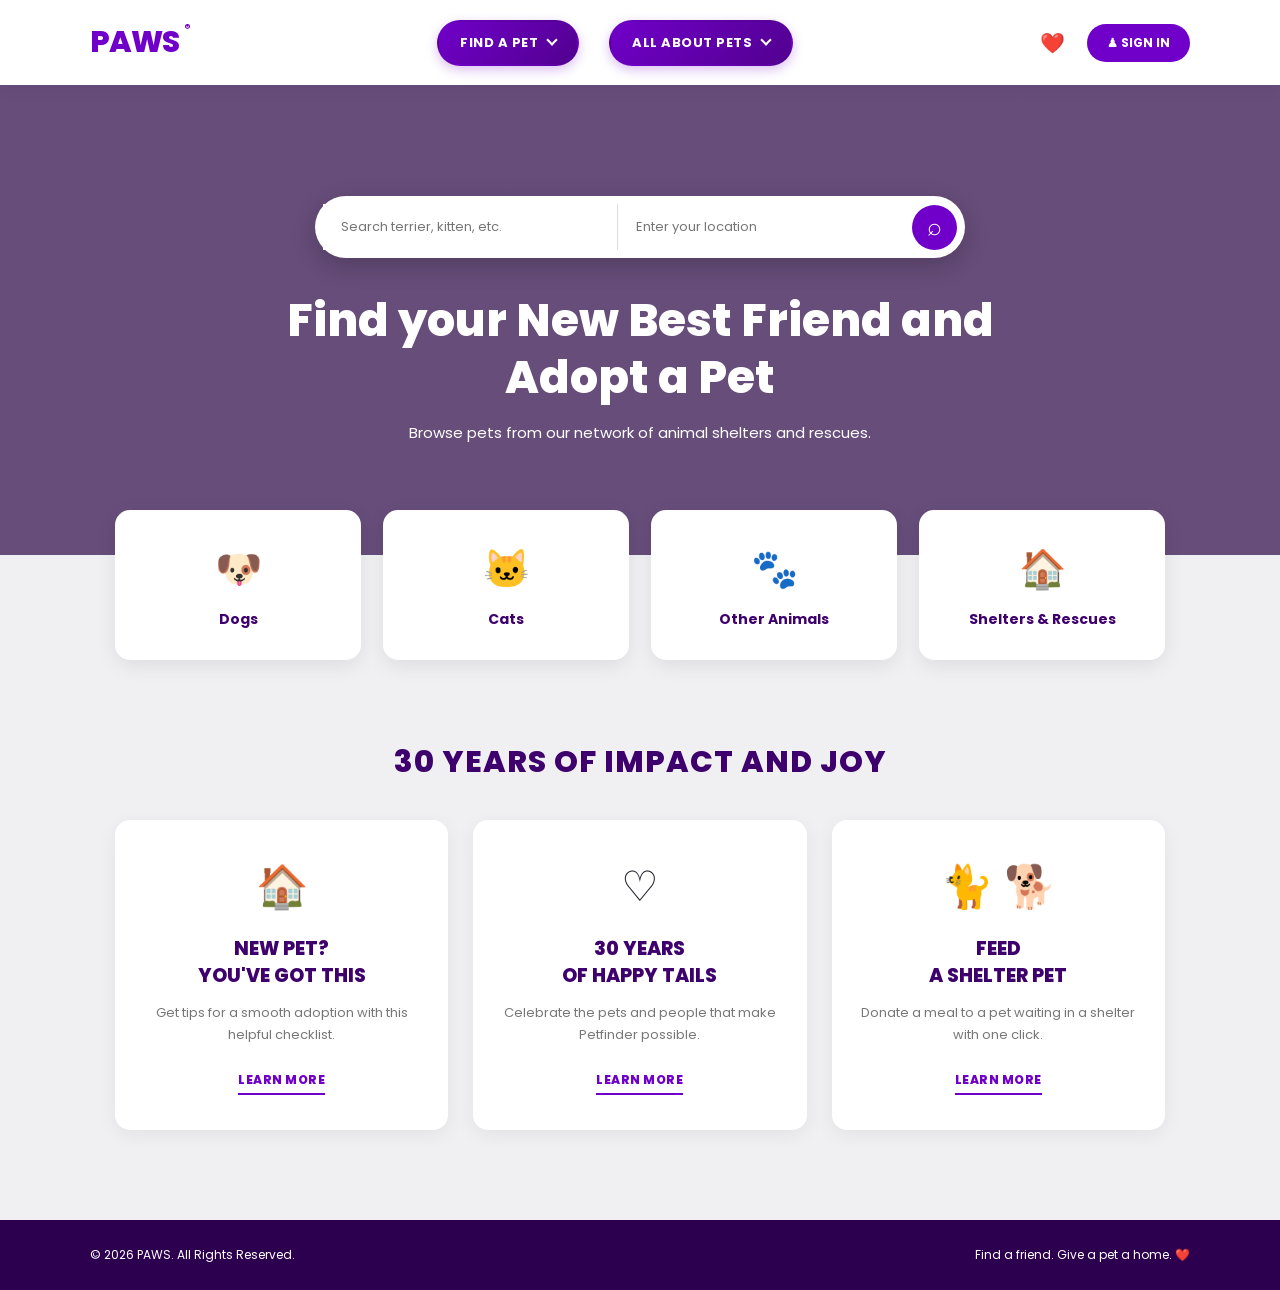
<file: index.html>
<!DOCTYPE html>
<html lang="en">

<head>
    <meta charset="UTF-8">
    <meta name="viewport" content="width=device-width, initial-scale=1.0">

    <title>PAWS - FIND YOUR ANIMAL BUDDY</title>

    <link rel="stylesheet" href="frontpage.css">

</head>

<body>

    <!-- HEADER -->
    <header>

        <div class="logo">
            PAWS
            <span>®</span>
        </div>

        <!-- NAVIGATION -->
        <nav class="main-nav">

            <!-- FIND A PET DROPDOWN -->
            <div class="nav-dropdown">

                <button class="dropdown-toggle" id="petDropdown" aria-expanded="false">
                    FIND A PET
                    <span class="arrow"></span>
                </button>

                <div class="dropdown-menu" id="petMenu">

                    <div class="dropdown-heading">
                        <span>Find Other Pets</span>
                        <span class="heading-arrow">⌃</span>
                    </div>

                    <a href="dogs.html" class="dropdown-item">
                        <span class="pet-icon">🐕</span>
                        <span>Dogs</span>
                    </a>

                    <a href="cats.html" class="dropdown-item">
                        <span class="pet-icon">🐈</span>
                        <span>Cats</span>
                    </a>

                    <a href="rabbits.html" class="dropdown-item">
                        <span class="pet-icon">🐇</span>
                        <span>Rabbits</span>
                    </a>

                    <a href="small-furry.html" class="dropdown-item">
                        <span class="pet-icon">🐹</span>
                        <span>Small & Furry</span>
                    </a>

                    <a href="other-pets.html" class="dropdown-item">
                        <span class="pet-icon">🐠</span>
                        <span>Scales, Fins, & Other</span>
                    </a>

                    <a href="birds.html" class="dropdown-item">
                        <span class="pet-icon">🕊️</span>
                        <span>Birds</span>
                    </a>

                    <a href="horses.html" class="dropdown-item">
                        <span class="pet-icon">🐎</span>
                        <span>Horses</span>
                    </a>

                    <a href="barnyard.html" class="dropdown-item">
                        <span class="pet-icon">🐖</span>
                        <span>Barnyard</span>
                    </a>

                </div>

            </div>


            <!-- ALL ABOUT PETS DROPDOWN -->
            <div class="nav-dropdown about-dropdown">

                <button class="dropdown-toggle" id="aboutDropdown" aria-expanded="false">
                    ALL ABOUT PETS
                    <span class="arrow"></span>
                </button>

                <div class="dropdown-menu about-menu">

                    <!-- ADOPT OR GET INVOLVED -->
                    <div class="about-group">

                        <button class="about-group-toggle" aria-expanded="false">
                            Adopt or Get Involved
                            <span class="arrow"></span>
                        </button>

                        <div class="about-submenu">

                            <a href="https://www.petfinder.com/adopt-or-get-involved/">
                                Explore Adopt or Get Involved
                            </a>

                            <a href="https://www.petfinder.com/adopt-or-get-involved/about-petfinder/">
                                About Petfinder
                            </a>

                            <a href="https://www.petfinder.com/adopt-or-get-involved/adopting-pets/">
                                Adopting Pets
                            </a>

                            <a href="https://www.petfinder.com/adopt-or-get-involved/animal-shelters-rescues/">
                                Animal Shelters & Rescues
                            </a>

                            <a href="https://petfinderfoundation.com/">
                                Petfinder Foundation
                            </a>

                        </div>

                    </div>


                    <!-- DOGS & PUPPIES -->
                    <div class="about-group">

                        <button class="about-group-toggle" aria-expanded="false">
                            Dogs & Puppies
                            <span class="arrow"></span>
                        </button>

                        <div class="about-submenu">

                            <a href="https://www.petfinder.com/dogs-and-puppies/">
                                Explore Dogs & Puppies
                            </a>

                            <a href="https://www.petfinder.com/dogs-and-puppies/adoption/">
                                Dog Adoption
                            </a>

                            <a href="https://www.petfinder.com/dogs-and-puppies/breeds/">
                                Dog Breeds
                            </a>

                            <a href="https://www.petfinder.com/dogs-and-puppies/feeding/">
                                Feeding Your Dog
                            </a>

                            <a href="https://www.petfinder.com/dogs-and-puppies/behavior/">
                                Dog Behavior
                            </a>

                            <a href="https://www.petfinder.com/dogs-and-puppies/health-wellness/">
                                Dog Health & Wellness
                            </a>

                            <a href="https://www.petfinder.com/dogs-and-puppies/training/">
                                Dog Training
                            </a>

                            <a href="https://www.petfinder.com/dogs-and-puppies/information/">
                                Other Dog Information
                            </a>

                        </div>

                    </div>


                    <!-- CATS & KITTENS -->
                    <div class="about-group">

                        <button class="about-group-toggle" aria-expanded="false">
                            Cats & Kittens
                            <span class="arrow"></span>
                        </button>

                        <div class="about-submenu">

                            <a href="https://www.petfinder.com/cats-and-kittens/">
                                Explore Cats & Kittens
                            </a>

                            <a href="https://www.petfinder.com/cats-and-kittens/adoption/">
                                Cat Adoption
                            </a>

                            <a href="https://www.petfinder.com/cats-and-kittens/breeds/">
                                Cat Breeds
                            </a>

                            <a href="https://www.petfinder.com/cats-and-kittens/feeding/">
                                Feeding Your Cat
                            </a>

                            <a href="https://www.petfinder.com/cats-and-kittens/behavior/">
                                Cat Behavior
                            </a>

                            <a href="https://www.petfinder.com/cats-and-kittens/health-wellness/">
                                Cat Health & Wellness
                            </a>

                            <a href="https://www.petfinder.com/cats-and-kittens/training/">
                                Cat Training
                            </a>

                            <a href="https://www.petfinder.com/cats-and-kittens/information/">
                                Other Cat Information
                            </a>

                        </div>

                    </div>


                    <!-- OTHER TYPES OF PETS -->
                    <div class="about-group">

                        <a class="about-group-link" href="https://www.petfinder.com/other-pets/">
                            Other Types of Pets
                        </a>

                    </div>

                </div>

            </div>

        </nav>


        <!-- HEADER RIGHT SIDE -->
        <div class="header-right">

            <span class="heart">❤️</span>

            <a href="signin.html" class="signin">
                ♟ SIGN IN
            </a>

        </div>

    </header>


    <!-- HERO SECTION -->
    <section class="hero">

        <div class="search-box">

            <input type="text" placeholder="Search terrier, kitten, etc.">

            <input type="text" placeholder="Enter your location">

            <button type="button">⌕</button>

        </div>

        <h1>Find your New Best Friend and Adopt a Pet</h1>

        <p>
            Browse pets from our network of animal shelters and rescues.
        </p>

    </section>


    <!-- PET CATEGORIES -->
    <section class="categories">

        <a href="dogs.html" class="category">
            <span class="icon">🐶</span>
            <p>Dogs</p>
        </a>

        <a href="cats.html" class="category">
            <span class="icon">🐱</span>
            <p>Cats</p>
        </a>

        <a href="other-pets.html" class="category">
            <span class="icon">🐾</span>
            <p>Other Animals</p>
        </a>

        <a href="shelters.html" class="category">
            <span class="icon">🏠</span>
            <p>Shelters & Rescues</p>
        </a>

    </section>


    <!-- IMPACT SECTION -->
    <section class="impact">

        <h2>30 YEARS OF IMPACT AND JOY</h2>

        <div class="impact-container">

            <!-- FIRST CARD -->
            <div class="impact-card">

                <div class="impact-icon">🏠</div>

                <h3>
                    NEW PET?<br>
                    YOU'VE GOT THIS
                </h3>

                <p>
                    Get tips for a smooth adoption with this helpful checklist.
                </p>

                <a href="#" class="learn-more">LEARN MORE</a>

            </div>


            <!-- SECOND CARD -->
            <div class="impact-card">

                <div class="impact-icon">♡</div>

                <h3>
                    30 YEARS<br>
                    OF HAPPY TAILS
                </h3>

                <p>
                    Celebrate the pets and people that make Petfinder possible.
                </p>

                <a href="#" class="learn-more">LEARN MORE</a>

            </div>


            <!-- THIRD CARD -->
            <div class="impact-card">

                <div class="impact-icon">🐈 🐕</div>

                <h3>
                    FEED<br>
                    A SHELTER PET
                </h3>

                <p>
                    Donate a meal to a pet waiting in a shelter with one click.
                </p>

                <a href="#" class="learn-more">LEARN MORE</a>

            </div>

        </div>

    </section>


    <!-- FOOTER -->
    <footer>

        <p>© 2026 PAWS. All Rights Reserved.</p>

        <p>Find a friend. Give a pet a home. ❤️</p>

    </footer>


    <!-- JAVASCRIPT -->
    <script src="login.js"></script>

</body>
</html>
</file>
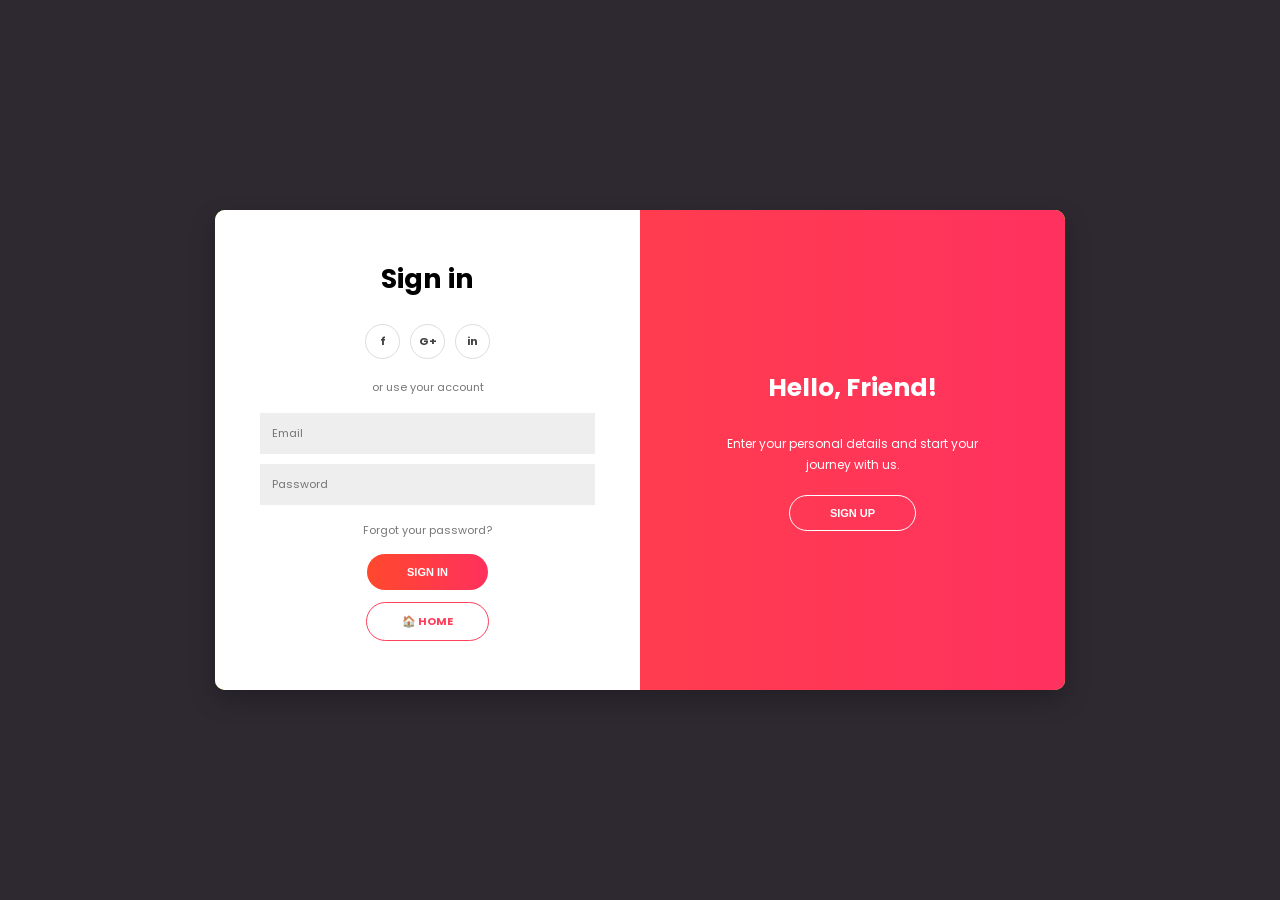
<file: signin.html>
<!DOCTYPE html>
<html lang="en">

<head>
    <meta charset="UTF-8">
    <meta name="viewport" content="width=device-width, initial-scale=1.0">

    <title>PAWS - Sign In</title>

    <!-- CONNECT CSS -->
    <link rel="stylesheet" href="signin.css">

</head>

<body>

    <div class="container" id="container">

        <!-- SIGN UP FORM -->
        <div class="form-container sign-up-container">

            <form id="signupForm" action="signup.php" method="POST">

                <h1>Create Account</h1>

                <div class="social-container">
                    <a href="#" class="social">f</a>
                    <a href="#" class="social">G+</a>
                    <a href="#" class="social">in</a>
                </div>

                <span>or use your email for registration</span>

                <input
                    type="text"
                    placeholder="Name"
                    id="signupName"
                    name="name"
                    required
                >

                <input
                    type="email"
                    placeholder="Email"
                    id="signupEmail"
                    name="email"
                    required
                >

                <input
                    type="password"
                    placeholder="Password"
                    id="signupPassword"
                    name="password"
                    required
                >

                <button type="submit">SIGN UP</button>

            </form>

        </div>


        <!-- SIGN IN FORM -->
        <div class="form-container sign-in-container">

            <form id="signinForm" action="login.php" method="POST">

                <h1>Sign in</h1>

                <div class="social-container">
                    <a href="#" class="social">f</a>
                    <a href="#" class="social">G+</a>
                    <a href="#" class="social">in</a>
                </div>

                <span>or use your account</span>

                <input
                    type="email"
                    placeholder="Email"
                    id="signinEmail"
                    name="email"
                    required
                >

                <input
                    type="password"
                    placeholder="Password"
                    id="signinPassword"
                    name="password"
                    required
                >

                <a href="#" class="forgot">Forgot your password?</a>

                <button type="submit">SIGN IN</button>

                <!-- HOME BUTTON -->
                <a href="index.html" class="home-button">
                    🏠 HOME
                </a>

            </form>

        </div>


        <!-- COLORED RIGHT PANEL -->
        <div class="overlay-container">

            <div class="overlay">

                <!-- LEFT OVERLAY -->
                <div class="overlay-panel overlay-left">

                    <h1>Welcome Back!</h1>

                    <p>
                        To stay connected with us,
                        please login with your personal details.
                    </p>

                    <button type="button" class="ghost" id="signIn">
                        SIGN IN
                    </button>

                </div>


                <!-- RIGHT OVERLAY -->
                <div class="overlay-panel overlay-right">

                    <h1>Hello, Friend!</h1>

                    <p>
                        Enter your personal details and start
                        your journey with us.
                    </p>

                    <button type="button" class="ghost" id="signUp">
                        SIGN UP
                    </button>

                </div>

            </div>

        </div>

    </div>


    <!-- CONNECT JAVASCRIPT -->
    <script src="signin.js"></script>

</body>
</html>
</file>
<file: frontpage.css>
/* =========================================
   PAWS HOMEPAGE - COMPLETE CSS
========================================= */

/* GOOGLE FONT */
@import url('https://fonts.googleapis.com/css2?family=Poppins:wght@300;400;500;600;700;800&display=swap');

/* GLOBAL RESET */
* {
    margin: 0;
    padding: 0;
    box-sizing: border-box;
    font-family: 'Poppins', sans-serif;
}

html {
    scroll-behavior: smooth;
}

body {
    background: #f0eff2;
    color: #25202b;
    overflow-x: hidden;
}

a {
    text-decoration: none;
    color: inherit;
}

button {
    font-family: inherit;
}

/* =========================================
   HEADER
========================================= */

header {
    width: 100%;
    min-height: 85px;
    padding: 15px 7%;
    background: #ffffff;

    display: flex;
    align-items: center;
    justify-content: space-between;

    position: relative;
    z-index: 1000;

    box-shadow: 0 3px 15px rgba(0, 0, 0, 0.05);
}

.logo {
    font-size: 30px;
    font-weight: 800;
    color: #7000c9;
    letter-spacing: -1px;
}

.logo span {
    font-size: 11px;
    vertical-align: top;
}

/* =========================================
   MAIN NAVIGATION
========================================= */

.main-nav {
    display: flex;
    align-items: center;
    gap: 30px;
}

.main-nav > a {
    color: #333;
    font-size: 13px;
    font-weight: 700;
    transition: color 0.3s ease;
}

.main-nav > a:hover {
    color: #7000c9;
}

/* =========================================
   DROPDOWN CONTAINER
========================================= */

.nav-dropdown {
    position: relative;
}

/* MAIN DROPDOWN BUTTON */

.dropdown-toggle {
    display: flex;
    align-items: center;
    justify-content: center;
    gap: 10px;

    padding: 11px 21px;

    background: linear-gradient(135deg, #7000c9, #52008f);
    color: white;

    border: 2px solid transparent;
    border-radius: 30px;

    font-size: 13px;
    font-weight: 700;
    letter-spacing: 0.5px;

    cursor: pointer;

    box-shadow: 0 4px 12px rgba(112, 0, 201, 0.25);

    transition: all 0.3s ease;
}

.dropdown-toggle:hover {
    background: linear-gradient(135deg, #8500ed, #6500ad);
    transform: translateY(-2px);
    box-shadow: 0 7px 17px rgba(112, 0, 201, 0.3);
}

/* MAIN DROPDOWN ARROW */

.dropdown-toggle .arrow {
    width: 8px;
    height: 8px;

    display: inline-block;

    border-right: 2px solid white;
    border-bottom: 2px solid white;

    transform: rotate(45deg);
    margin-top: -5px;

    transition: transform 0.3s ease;
}

.nav-dropdown.open > .dropdown-toggle .arrow {
    transform: rotate(225deg);
    margin-top: 4px;
}

/* =========================================
   DROPDOWN MENU
========================================= */

.dropdown-menu {
    position: absolute;
    top: calc(100% + 20px);
    right: 0;

    width: 245px;

    background: #3d006d;

    border-radius: 12px;
    padding: 10px 0;

    box-shadow: 0 12px 30px rgba(0, 0, 0, 0.2);

    opacity: 0;
    visibility: hidden;
    transform: translateY(12px);

    transition: all 0.3s ease;

    z-index: 1001;
}

/* SHOW DROPDOWN */

.nav-dropdown.open > .dropdown-menu {
    opacity: 1;
    visibility: visible;
    transform: translateY(0);
}

/* =========================================
   FIND A PET DROPDOWN
========================================= */

.dropdown-heading {
    display: flex;
    align-items: center;
    justify-content: space-between;

    padding: 13px 20px;

    color: #ffffff;
    font-size: 13px;
    font-weight: 700;

    border-bottom: 1px solid rgba(255, 255, 255, 0.15);
}

.heading-arrow {
    color: #ffffff;
    font-size: 17px;
}

.dropdown-item {
    display: flex;
    align-items: center;
    gap: 13px;

    padding: 11px 20px;

    color: #e8d5fa;
    font-size: 12px;
    font-weight: 500;

    transition: all 0.25s ease;
}

.dropdown-item:hover {
    background: #7000c9;
    color: white;
    padding-left: 26px;
}

.pet-icon {
    width: 25px;
    font-size: 18px;
    text-align: center;
}

/* =========================================
   ALL ABOUT PETS DROPDOWN
========================================= */

.about-menu {
    width: 290px;
    max-height: 75vh;
    overflow-y: auto;

    left: auto;
    right: 0;

    border-radius: 10px;
}

/* CUSTOM SCROLLBAR */

.about-menu::-webkit-scrollbar {
    width: 6px;
}

.about-menu::-webkit-scrollbar-thumb {
    background: #a34be5;
    border-radius: 10px;
}

.about-menu::-webkit-scrollbar-track {
    background: #2c004e;
}

/* ABOUT PETS GROUP */

.about-group {
    border-bottom: 1px solid rgba(255, 255, 255, 0.1);
}

/* SUBMENU BUTTON */

.about-group-toggle {
    width: 100%;

    display: flex;
    align-items: center;
    justify-content: space-between;

    padding: 14px 20px;

    background: transparent;
    border: none;

    color: white;
    font-size: 13px;
    font-weight: 600;

    text-align: left;
    cursor: pointer;

    transition: background 0.3s ease;
}

.about-group-toggle:hover {
    background: #7000c9;
}

/* SUBMENU ARROW */

.about-group-toggle .arrow {
    width: 7px;
    height: 7px;

    flex-shrink: 0;

    border-right: 2px solid white;
    border-bottom: 2px solid white;

    transform: rotate(45deg);
    margin-top: -4px;

    transition: transform 0.3s ease;
}

.about-group.open .about-group-toggle .arrow {
    transform: rotate(225deg);
    margin-top: 4px;
}

/* EXPANDABLE SUBMENU */

.about-submenu {
    max-height: 0;
    overflow: hidden;

    background: #2c004e;

    transition: max-height 0.35s ease;
}

.about-group.open .about-submenu {
    max-height: 500px;
}

/* SUBMENU LINKS */

.about-submenu a {
    display: block;

    padding: 10px 20px 10px 32px;

    color: #e8d5fa;
    font-size: 12px;
    font-weight: 400;

    transition: all 0.25s ease;
}

.about-submenu a:hover {
    background: #7000c9;
    color: white;
    padding-left: 38px;
}

/* OTHER TYPES OF PETS LINK */

.about-group-link {
    display: block;

    padding: 14px 20px;

    color: white;
    font-size: 13px;
    font-weight: 600;

    transition: background 0.3s ease;
}

.about-group-link:hover {
    background: #7000c9;
}

/* =========================================
   HEADER RIGHT SIDE
========================================= */

.header-right {
    display: flex;
    align-items: center;
    gap: 22px;
}

.heart {
    font-size: 20px;
    cursor: pointer;
    transition: transform 0.3s ease;
}

.heart:hover {
    transform: scale(1.2);
}

.signin {
    padding: 10px 20px;

    background: #7000c9;
    color: white;

    border-radius: 25px;

    font-size: 12px;
    font-weight: 700;

    transition: all 0.3s ease;
}

.signin:hover {
    background: #52008f;
    transform: translateY(-2px);
}

/* =========================================
   HERO SECTION
========================================= */

.hero {
    min-height: 470px;

    display: flex;
    flex-direction: column;
    align-items: center;
    justify-content: center;

    text-align: center;

    padding: 70px 20px;

    background:
        linear-gradient(rgba(37, 0, 65, 0.68), rgba(37, 0, 65, 0.68)),
        url('https://images.unsplash.com/photo-1450778869180-41d0601e046e?auto=format&fit=crop&w=1800&q=85');

    background-size: cover;
    background-position: center;
    color: white;
}

/* SEARCH BOX */

.search-box {
    display: flex;
    align-items: center;

    width: min(650px, 90%);
    padding: 8px;

    background: white;
    border-radius: 40px;

    box-shadow: 0 8px 25px rgba(0, 0, 0, 0.2);

    margin-bottom: 35px;
}

.search-box input {
    width: 50%;
    min-width: 0;

    padding: 13px 18px;

    border: none;
    outline: none;

    color: #333;
    font-size: 13px;
}

.search-box input:first-child {
    border-right: 1px solid #ddd;
}

.search-box button {
    width: 45px;
    height: 45px;

    flex-shrink: 0;

    border: none;
    border-radius: 50%;

    background: #7000c9;
    color: white;

    font-size: 25px;
    cursor: pointer;

    transition: all 0.3s ease;
}

.search-box button:hover {
    background: #52008f;
    transform: scale(1.08);
}

/* HERO TEXT */

.hero h1 {
    max-width: 850px;

    font-size: clamp(28px, 4vw, 45px);
    font-weight: 800;
    line-height: 1.25;

    margin-bottom: 15px;

    animation: fadeUp 0.8s ease both;
}

.hero p {
    font-size: 15px;
    font-weight: 400;

    animation: fadeUp 1s ease both;
}

/* =========================================
   PET CATEGORIES
========================================= */

.categories {
    display: grid;
    grid-template-columns: repeat(4, 1fr);

    gap: 22px;

    max-width: 1100px;
    margin: -45px auto 80px;

    padding: 0 25px;

    position: relative;
    z-index: 2;
}

.category {
    min-height: 150px;

    display: flex;
    flex-direction: column;
    align-items: center;
    justify-content: center;

    gap: 12px;

    background: white;
    border-radius: 15px;

    box-shadow: 0 6px 20px rgba(0, 0, 0, 0.08);

    transition: all 0.3s ease;
}

.category:hover {
    transform: translateY(-10px);
    box-shadow: 0 12px 25px rgba(112, 0, 201, 0.16);
}

.category .icon {
    font-size: 38px;
    transition: transform 0.3s ease;
}

.category:hover .icon {
    transform: scale(1.2) rotate(-5deg);
}

.category p {
    color: #3d006d;
    font-size: 14px;
    font-weight: 700;
}

/* =========================================
   IMPACT SECTION
========================================= */

.impact {
    max-width: 1100px;

    margin: 0 auto 90px;
    padding: 0 25px;

    text-align: center;
}

.impact h2 {
    color: #3d006d;

    font-size: clamp(22px, 3vw, 30px);
    font-weight: 800;

    margin-bottom: 35px;
    letter-spacing: 1px;
}

.impact-container {
    display: grid;
    grid-template-columns: repeat(3, 1fr);
    gap: 25px;
}

/* IMPACT CARDS */

.impact-card {
    padding: 35px 25px;

    background: white;
    border-radius: 15px;

    box-shadow: 0 5px 20px rgba(0, 0, 0, 0.06);

    transition: all 0.3s ease;
}

.impact-card:hover {
    transform: translateY(-8px);
    box-shadow: 0 12px 25px rgba(112, 0, 201, 0.12);
}

.impact-icon {
    font-size: 42px;
    margin-bottom: 18px;
}

.impact-card h3 {
    color: #3d006d;

    font-size: 19px;
    font-weight: 800;
    line-height: 1.4;

    margin-bottom: 13px;
}

.impact-card p {
    color: #777;

    font-size: 13px;
    line-height: 1.7;

    margin-bottom: 20px;
}

.learn-more {
    display: inline-block;

    color: #7000c9;

    font-size: 12px;
    font-weight: 800;
    letter-spacing: 0.5px;

    border-bottom: 2px solid #7000c9;
    padding-bottom: 4px;

    transition: all 0.3s ease;
}

.learn-more:hover {
    color: #52008f;
    letter-spacing: 1px;
}

/* =========================================
   FOOTER
========================================= */

footer {
    display: flex;
    align-items: center;
    justify-content: space-between;
    flex-wrap: wrap;

    gap: 15px;

    padding: 25px 7%;

    background: #2c004e;
    color: white;

    font-size: 12px;
}

footer p {
    line-height: 1.6;
}

/* =========================================
   SCROLL REVEAL ANIMATION
========================================= */

.reveal {
    opacity: 0;
    transform: translateY(35px);

    transition:
        opacity 0.7s ease,
        transform 0.7s ease;
}

.reveal.show {
    opacity: 1;
    transform: translateY(0);
}

/* =========================================
   GENERAL ANIMATIONS
========================================= */

@keyframes fadeUp {
    from {
        opacity: 0;
        transform: translateY(25px);
    }

    to {
        opacity: 1;
        transform: translateY(0);
    }
}

/* =========================================
   TABLET RESPONSIVE
========================================= */

@media (max-width: 900px) {
    header {
        padding: 15px 4%;
    }

    .main-nav {
        gap: 12px;
    }

    .dropdown-toggle {
        padding: 10px 14px;
        font-size: 11px;
    }

    .header-right {
        gap: 12px;
    }

    .categories {
        gap: 15px;
    }

    .impact-container {
        gap: 15px;
    }
}

/* =========================================
   MOBILE RESPONSIVE
========================================= */

@media (max-width: 700px) {
    header {
        flex-wrap: wrap;
        gap: 15px;
        padding: 15px 5%;
    }

    .logo {
        font-size: 25px;
    }

    .main-nav {
        order: 3;
        width: 100%;

        display: flex;
        justify-content: center;
        flex-wrap: wrap;

        gap: 12px;
    }

    .header-right {
        margin-left: auto;
    }

    .dropdown-toggle {
        padding: 10px 15px;
        font-size: 11px;
    }

    .dropdown-menu {
        right: auto;
        left: 50%;
        transform: translate(-50%, 12px);
    }

    .nav-dropdown.open > .dropdown-menu {
        transform: translate(-50%, 0);
    }

    .about-menu {
        left: auto;
        right: 0;
        transform: translateY(12px);
    }

    .nav-dropdown.open > .about-menu {
        transform: translateY(0);
    }

    .hero {
        min-height: 400px;
        padding: 60px 15px;
    }

    .hero h1 {
        font-size: 30px;
    }

    .hero p {
        font-size: 13px;
    }

    .search-box {
        width: 100%;
    }

    .search-box input {
        padding: 12px 10px;
        font-size: 11px;
    }

    .categories {
        grid-template-columns: repeat(2, 1fr);
        margin-top: -35px;
        gap: 15px;
        padding: 0 18px;
    }

    .category {
        min-height: 130px;
    }

    .impact-container {
        grid-template-columns: 1fr;
    }

    .impact-card {
        padding: 30px 20px;
    }

    footer {
        flex-direction: column;
        text-align: center;
    }
}

/* =========================================
   SMALL MOBILE SCREENS
========================================= */

@media (max-width: 400px) {
    .header-right {
        gap: 9px;
    }

    .signin {
        padding: 9px 13px;
        font-size: 10px;
    }

    .dropdown-toggle {
        padding: 9px 11px;
        font-size: 10px;
    }

    .search-box input {
        padding: 10px 7px;
        font-size: 10px;
    }

    .search-box button {
        width: 38px;
        height: 38px;
    }

    .about-menu {
        width: min(290px, 90vw);
    }
}

/* REDUCED MOTION ACCESSIBILITY */

@media (prefers-reduced-motion: reduce) {
    *,
    *::before,
    *::after {
        scroll-behavior: auto !important;
        animation-duration: 0.01ms !important;
        animation-iteration-count: 1 !important;
        transition-duration: 0.01ms !important;
    }
}
</file>
<file: signin.css>
@import url('https://fonts.googleapis.com/css?family=Poppins:400,500,600,700');

* {
    margin: 0;
    padding: 0;
    box-sizing: border-box;
}

body {
    background: #2e2931;
    font-family: 'Poppins', sans-serif;

    display: flex;
    justify-content: center;
    align-items: center;

    min-height: 100vh;
}

/* MAIN CONTAINER */

.container {
    position: relative;
    width: 850px;
    max-width: 95%;
    min-height: 480px;

    background: rgb(221, 253, 80);
    border-radius: 10px;

    overflow: hidden;

    box-shadow: 0 10px 25px rgba(0,0,0,0.25);
}

/* FORMS */

.form-container {
    position: absolute;
    top: 0;
    height: 100%;
    transition: all 0.6s ease-in-out;
}

form {
    background: white;

    display: flex;
    flex-direction: column;
    align-items: center;
    justify-content: center;

    height: 100%;
    padding: 0 45px;

    text-align: center;
}

h1 {
    font-size: 27px;
    font-weight: 700;
    margin-bottom: 15px;
}

span {
    font-size: 11px;
    margin: 10px 0 12px;
    color: #777;
}

/* SIGN IN */

.sign-in-container {
    left: 0;
    width: 50%;
    z-index: 2;
}

/* SIGN UP */

.sign-up-container {
    left: 0;
    width: 50%;
    opacity: 0;
    z-index: 1;
}

/* INPUT FIELDS */

input {
    width: 100%;
    padding: 12px;

    margin: 5px 0;

    border: none;
    outline: none;

    background: #eee;

    font-size: 11px;
    font-family: inherit;
}

input:focus {
    background: #e6e6e6;
    border-bottom: 2px solid #ff405c;
}

/* BUTTONS */

button {
    border: none;
    outline: none;

    border-radius: 25px;

    background: linear-gradient(
        to right,
        #ff482d,
        #ff315d
    );

    color: white;

    font-size: 11px;
    font-weight: bold;

    padding: 12px 40px;

    margin-top: 15px;

    cursor: pointer;

    transition: 0.3s;
}

button:hover {
    transform: scale(1.05);
    box-shadow: 0 4px 10px rgba(255, 64, 80, 0.3);
}

/* FORGOT PASSWORD */

.forgot {
    color: #777;
    text-decoration: none;
    font-size: 11px;

    margin-top: 12px;
}

.forgot:hover {
    color: #ff405c;
}

/* SOCIAL MEDIA BUTTONS */

.social-container {
    display: flex;
    gap: 10px;
    margin: 10px 0;
}

.social {
    display: flex;
    justify-content: center;
    align-items: center;

    width: 35px;
    height: 35px;

    border: 1px solid #ddd;
    border-radius: 50%;

    color: #444;
    text-decoration: none;

    font-size: 11px;
    font-weight: bold;

    transition: 0.3s;
}

.social:hover {
    background: #ff405c;
    color: white;
    border-color: #ff405c;
}

/* OVERLAY CONTAINER */

.overlay-container {
    position: absolute;
    top: 0;
    left: 50%;

    width: 50%;
    height: 100%;

    overflow: hidden;

    transition: transform 0.6s ease-in-out;

    z-index: 100;
}

/* OVERLAY */

.overlay {
    position: relative;

    left: -100%;

    width: 200%;
    height: 100%;

    background: linear-gradient(
        to right,
        #ff483e,
        #ff315f
    );

    color: white;

    transform: translateX(0);

    transition: transform 0.6s ease-in-out;
}

/* OVERLAY PANELS */

.overlay-panel {
    position: absolute;
    top: 0;

    display: flex;
    flex-direction: column;
    align-items: center;
    justify-content: center;

    padding: 0 40px;

    width: 50%;
    height: 100%;

    text-align: center;
}

.overlay-panel h1 {
    color: white;
    font-size: 25px;
}

.overlay-panel p {
    font-size: 12px;
    line-height: 1.7;

    margin: 12px 0 5px;

    max-width: 270px;
}

.overlay-left {
    transform: translateX(-20%);
}

.overlay-right {
    right: 0;
    transform: translateX(0);
}

/* TRANSPARENT BUTTON */

button.ghost {
    background: transparent;

    border: 1px solid white;

    color: white;

    padding: 11px 40px;
}

button.ghost:hover {
    background: white;
    color: #ff405c;
}

/* ANIMATION WHEN SIGNING UP */

.container.right-panel-active .sign-in-container {
    transform: translateX(100%);
}

.container.right-panel-active .sign-up-container {
    transform: translateX(100%);

    opacity: 1;

    z-index: 5;
}

.container.right-panel-active .overlay-container {
    transform: translateX(-100%);
}

.container.right-panel-active .overlay {
    transform: translateX(50%);
}

.container.right-panel-active .overlay-left {
    transform: translateX(0);
}

.container.right-panel-active .overlay-right {
    transform: translateX(20%);
}

/* MOBILE RESPONSIVENESS */

@media (max-width: 600px) {

    body {
        padding: 20px 0;
    }

    .container {
        width: 95%;
        min-height: 650px;
    }

    .form-container {
        width: 100%;
        height: 65%;
        top: 35%;
    }

    .sign-in-container {
        left: 0;
    }

    .sign-up-container {
        left: 0;
    }

    .overlay-container {
        left: 0;
        top: 0;

        width: 100%;
        height: 35%;
    }

    .overlay {
        left: 0;
        width: 100%;
        height: 100%;
    }

    .overlay-panel {
        width: 50%;
        padding: 15px;
    }

    .overlay-panel h1 {
        font-size: 20px;
    }

    .overlay-panel p {
        font-size: 10px;
    }

    .overlay-panel button {
        padding: 9px 20px;
        font-size: 10px;
    }

    .container.right-panel-active .sign-in-container {
        transform: translateY(100%);
    }

    .container.right-panel-active .sign-up-container {
        transform: translateY(0);
    }

    .container.right-panel-active .overlay-container {
        transform: translateY(0);
    }

    .container.right-panel-active .overlay {
        transform: translateX(0);
    }

    .overlay-left {
        transform: translateX(-100%);
    }

    .container.right-panel-active .overlay-left {
        transform: translateX(0);
    }

    .container.right-panel-active .overlay-right {
        transform: translateX(100%);
    }

}
/* HOME BUTTON */
.home-button {
    display: inline-block;
    margin-top: 12px;

    padding: 10px 35px;

    border: 1px solid #ff405c;
    border-radius: 25px;

    color: #ff405c;
    background: white;

    text-decoration: none;
    font-size: 11px;
    font-weight: bold;

    transition: 0.3s;
}

.home-button:hover {
    background: #ff405c;
    color: white;
    transform: scale(1.05);
}
</file>
